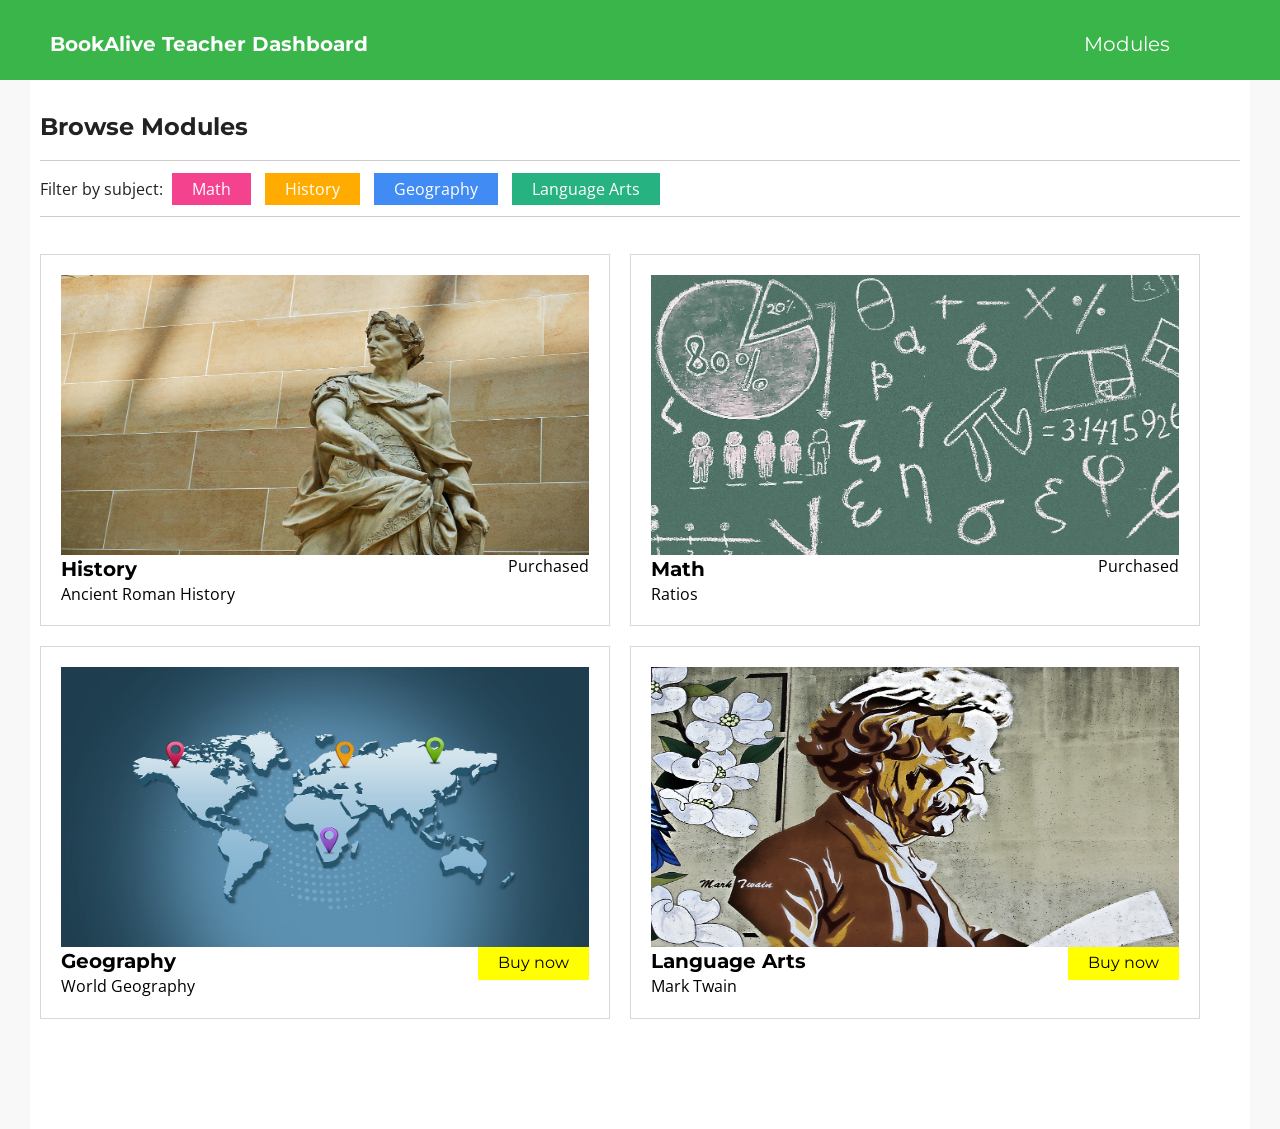
<file: public/browse.html>
<!doctype html>
<html class="no-js" lang="">

<head>
  <meta charset="utf-8">
  <title>BookAlive Teacher Dashboard | Browse Modules</title>
  <meta name="description" content="">
  <meta name="viewport" content="width=device-width, initial-scale=1">

  <link rel="apple-touch-icon" href="icon.png">
  <!-- Place favicon.ico in the root directory -->

  <link rel="stylesheet" href="css/normalize.css">
  <link rel="stylesheet" href="css/main.css">

  <meta name="theme-color" content="#fafafa">

  <link href="https://fonts.googleapis.com/css?family=Montserrat|Open+Sans" rel="stylesheet">

</head>

<body>
  <!--[if lte IE 9]>
    <p class="browserupgrade">You are using an <strong>outdated</strong> browser. Please <a href="https://browsehappy.com/">upgrade your browser</a> to improve your experience and security.</p>
  <![endif]-->

  <!-- Add your site or application content here -->
  <div id="header">
    <div class="container">
      <h1><a href="index.html">BookAlive Teacher Dashboard</a></h1>
      <div class="nav">
        <div class="dropdown">
          <div class="dropbtn">Modules</div>
          <div class="dropdown-content">
            <a href="printouts.html">Download printouts</a>
            <a href="#">Customize modules</a>
            <a href="#">Browse modules</a>
          </div>
        </div>
      </div>
    </div>
  </div>

  <div class="container">
    <div id="modules">
      <div class="container"></div>
      <h2>Browse Modules</h2>
      <hr>
      <p>Filter by subject:
        <span class="subject">Math</span>
        <span class="subject">History</span>
        <span class="subject">Geography</span>
        <span class="subject">Language Arts</span>
      </p>
      <hr>

      <div class="module">
        <img src="printouts/caesar.jpg" class="module-pic">
        <div class="text">
          <p><strong>History</strong></p>
          <p>Ancient Roman History</p>
        </div>
        <div class="options">
            <p class="purchased">Purchased</p>
        </div>
      </div>

      <div class="module">
        <img src="printouts/ratios.jpg" class="module-pic">
        <div class="text">
          <p><strong>Math</strong></p>
          <p>Ratios</p>
        </div>
        <div class="options">
            <p class="purchased">Purchased</p>
        </div>
        </div>

      <div class="module">
        <img src="img/modules/geography.jpg" class="module-pic">
        <div class="text">
          <p><strong>Geography</strong></p>
          <p>World Geography</p>
        </div>
        <div class="options">
            <p class="buy">Buy now</p>
        </div>
      </div>

      <div class="module">
        <img src="img/modules/literature.jpg" class="module-pic">
        <div class="text">
          <p><strong>Language Arts</strong></p>
          <p>Mark Twain</p>
        </div>
        <div class="options">
            <p class="buy">Buy now</p>
        </div>
      </div>

    </div>
  </div>


  <script src="https://code.jquery.com/jquery-3.3.1.min.js" integrity="sha256-FgpCb/KJQlLNfOu91ta32o/NMZxltwRo8QtmkMRdAu8=" crossorigin="anonymous"></script>
  <script src="https://d3js.org/d3.v5.min.js"></script>

</html>
</file>
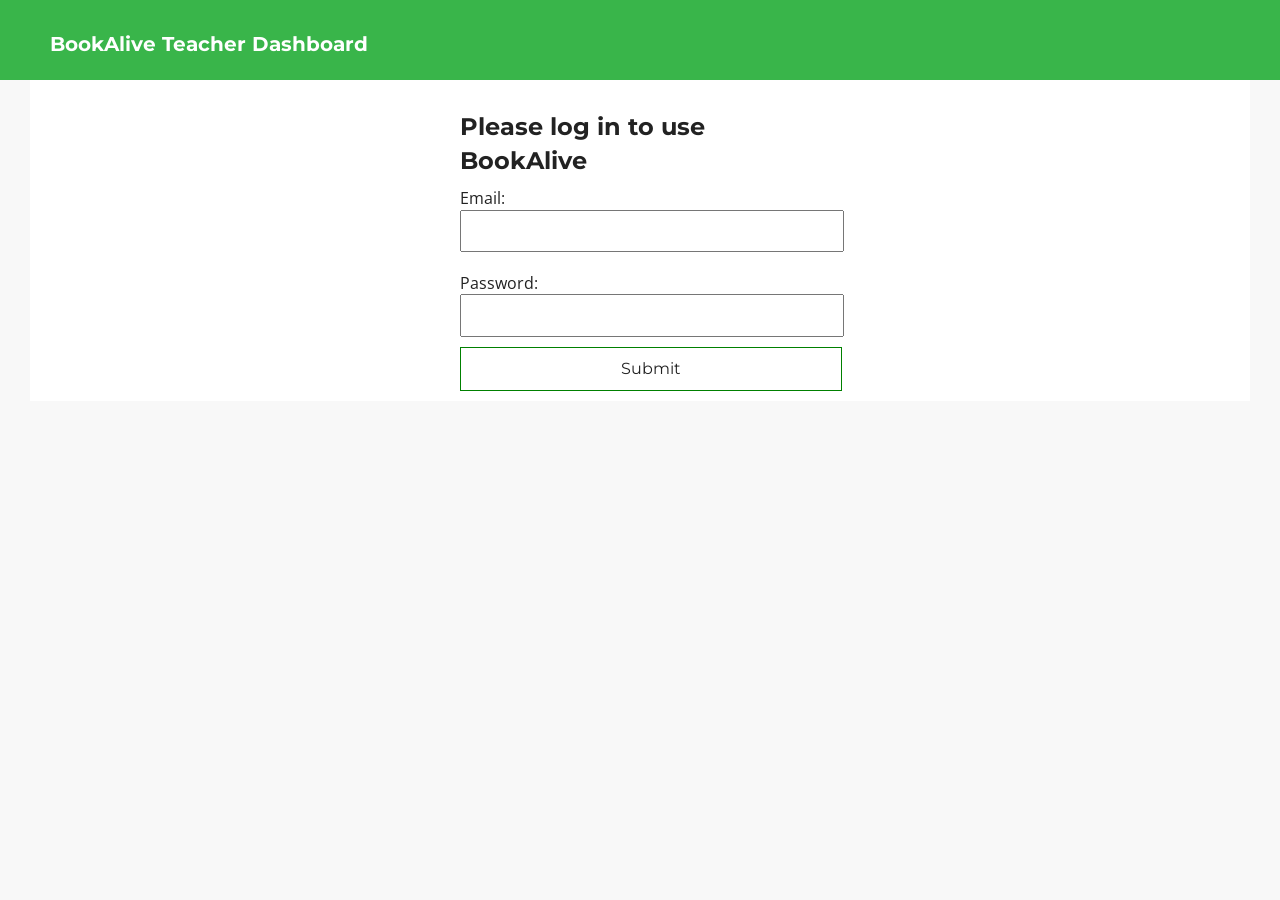
<file: public/login.html>
<!doctype html>
<html class="no-js" lang="">

<head>
  <meta charset="utf-8">
  <title>BookAlive Teacher Dashboard</title>
  <meta name="description" content="">
  <meta name="viewport" content="width=device-width, initial-scale=1">

  <link rel="apple-touch-icon" href="icon.png">
  <!-- Place favicon.ico in the root directory -->

  <link rel="stylesheet" href="css/normalize.css">
  <link rel="stylesheet" href="css/main.css">

  <meta name="theme-color" content="#fafafa">

  <link href="https://fonts.googleapis.com/css?family=Montserrat|Open+Sans" rel="stylesheet">

</head>

<body>
  <!--[if lte IE 9]>
    <p class="browserupgrade">You are using an <strong>outdated</strong> browser. Please <a href="https://browsehappy.com/">upgrade your browser</a> to improve your experience and security.</p>
  <![endif]-->

  <!-- Add your site or application content here -->
  <div id="header">
    <div class="container">
      <h1>BookAlive Teacher Dashboard</h1>
    </div>
  </div>

  <div class="container">
    <div id="login">
      <div class="container"></div>
      <h2>Please log in to use BookAlive</h2>
      <p>Email:</p>
      <input type="text">
      <p>Password:</p>
      <input type="password">
      <div class="button" onclick="redirect()">Submit</div>
    </div>
  </div>


  <script src="https://code.jquery.com/jquery-3.3.1.min.js" integrity="sha256-FgpCb/KJQlLNfOu91ta32o/NMZxltwRo8QtmkMRdAu8=" crossorigin="anonymous"></script>
  <script>
    function redirect() {
      window.location.href = "index.html";
    }
  </script>





</html>
</file>
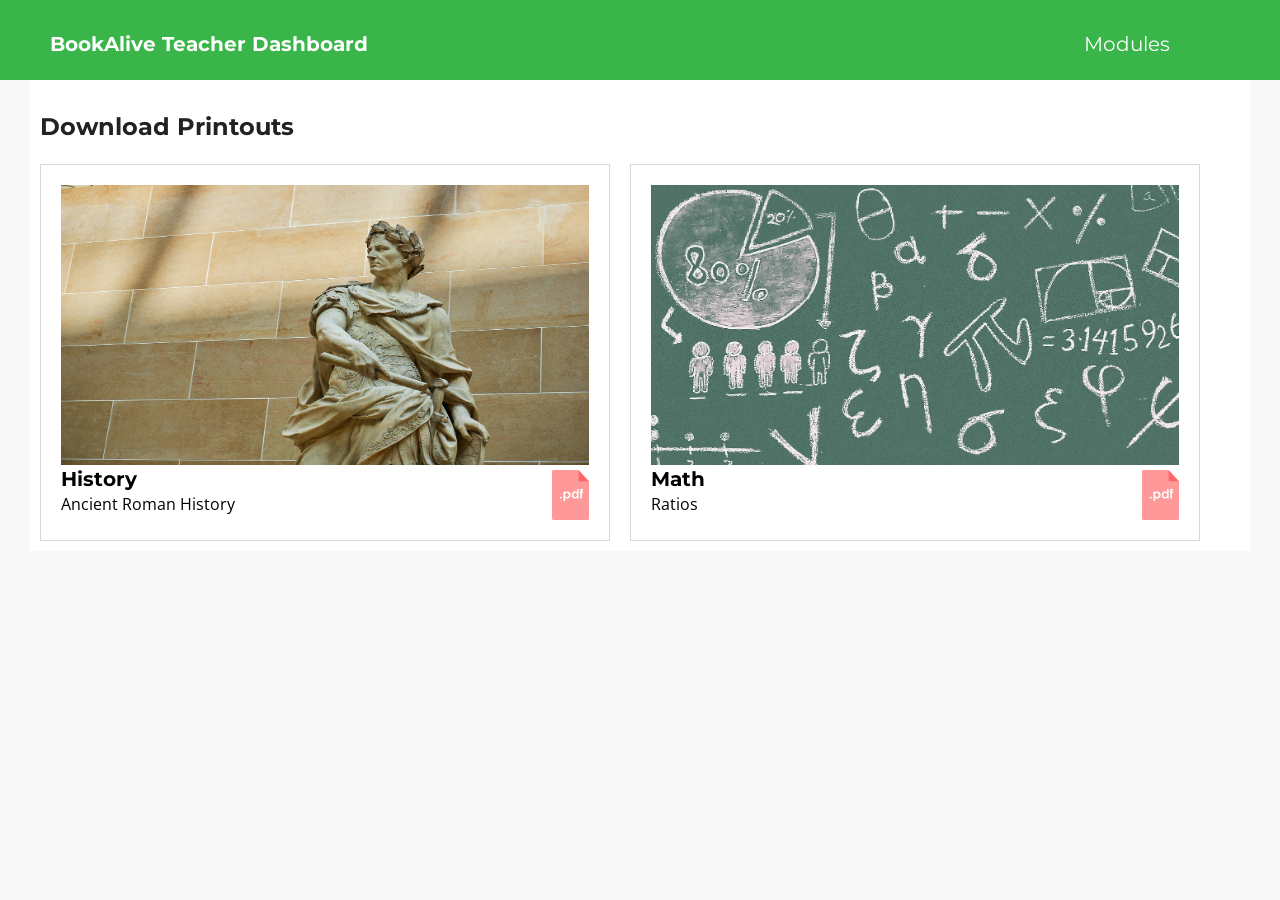
<file: public/printouts.html>
<!doctype html>
<html class="no-js" lang="">

<head>
  <meta charset="utf-8">
  <title>BookAlive Teacher Dashboard</title>
  <meta name="description" content="">
  <meta name="viewport" content="width=device-width, initial-scale=1">

  <link rel="apple-touch-icon" href="icon.png">
  <!-- Place favicon.ico in the root directory -->

  <link rel="stylesheet" href="css/normalize.css">
  <link rel="stylesheet" href="css/main.css">

  <meta name="theme-color" content="#fafafa">

  <link href="https://fonts.googleapis.com/css?family=Montserrat|Open+Sans" rel="stylesheet">

</head>

<body>
  <!--[if lte IE 9]>
    <p class="browserupgrade">You are using an <strong>outdated</strong> browser. Please <a href="https://browsehappy.com/">upgrade your browser</a> to improve your experience and security.</p>
  <![endif]-->

  <!-- Add your site or application content here -->
  <div id="header">
    <div class="container">
      <h1><a href="index.html">BookAlive Teacher Dashboard</a></h1>
      <div class="nav">
        <div class="dropdown">
          <div class="dropbtn">Modules</div>
          <div class="dropdown-content">
            <a href="printouts.html">Download printouts</a>
            <a href="#" onclick="alert('This feature is coming soon!')">Customize modules</a>
            <a href="browse.html">Browse modules</a>
          </div>
        </div>
      </div>
    </div>
  </div>

  <div class="container">
    <div id="printouts">
      <div class="container"></div>
      <h2>Download Printouts</h2>

      <a href="printouts/history.pdf" target="_blank">
      <div class="module">
        <img src="printouts/caesar.jpg" class="module-pic">
        <div class="text">
          <p><strong>History</strong></p>
          <p>Ancient Roman History</p>
        </div>
          <img src="printouts/pdf.png" class="pdf-icon">
      </div>
      </a>

      <a href="printouts/math.pdf" target="_blank">
      <div class="module">
        <img src="printouts/ratios.jpg" class="module-pic">
        <div class="text">
          <p><strong>Math</strong></p>
          <p>Ratios</p>
        </div>
          <img src="printouts/pdf.png" class="pdf-icon">
      </div>
      </a>

    </div>
  </div>


  <script src="https://code.jquery.com/jquery-3.3.1.min.js" integrity="sha256-FgpCb/KJQlLNfOu91ta32o/NMZxltwRo8QtmkMRdAu8=" crossorigin="anonymous"></script>
  <script src="https://d3js.org/d3.v5.min.js"></script>






</html>
</file>
<file: public/css/main.css>
/*! HTML5 Boilerplate v7.0.1 | MIT License | https://html5boilerplate.com/ */

/* main.css 1.0.0 | MIT License | https://github.com/h5bp/main.css#readme */
/*
 * What follows is the result of much research on cross-browser styling.
 * Credit left inline and big thanks to Nicolas Gallagher, Jonathan Neal,
 * Kroc Camen, and the H5BP dev community and team.
 */


/* ==========================================================================
   Base styles: opinionated defaults
   ========================================================================== */

   html {
    color: #222;
    font-size: 1em;
    line-height: 1.4;
}

/*
 * Remove text-shadow in selection highlight:
 * https://twitter.com/miketaylr/status/12228805301
 *
 * Vendor-prefixed and regular ::selection selectors cannot be combined:
 * https://stackoverflow.com/a/16982510/7133471
 *
 * Customize the background color to match your design.
 */

::selection {
    background: #b3d4fc;
    text-shadow: none;
}

/*
 * A better looking default horizontal rule
 */

hr {
    display: block;
    height: 1px;
    border: 0;
    border-top: 1px solid #ccc;
    margin: 1em 0;
    padding: 0;
}

/*
 * Remove the gap between audio, canvas, iframes,
 * images, videos and the bottom of their containers:
 * https://github.com/h5bp/html5-boilerplate/issues/440
 */

audio,
canvas,
iframe,
img,
svg,
video {
    vertical-align: middle;
}

/*
 * Remove default fieldset styles.
 */

fieldset {
    border: 0;
    margin: 0;
    padding: 0;
}

/*
 * Allow only vertical resizing of textareas.
 */

textarea {
    resize: vertical;
}

/* ==========================================================================
   Browser Upgrade Prompt
   ========================================================================== */

.browserupgrade {
    margin: 0.2em 0;
    background: #ccc;
    color: #000;
    padding: 0.2em 0;
}




 /* ==========================================================================
   Author's custom styles
   ========================================================================== */

h1, h2, h3, h4, h5, h6 {
  font-family: "Montserrat";
  margin: 0;
}

p {
  font-family: "Open Sans";
  margin: 0;
}

.container {
  margin: 0px auto;
  min-width: 850px;
  max-width: 1200px;
  padding: 10px;
  overflow: hidden;
}

#header .container {
  background-color: #39b54a;
}

#header {
  background-color: #39b54a;
  padding: 10px;
}

#header h1 {
  margin: 0;
  font-size: 20px;
  color: #fff;
  padding: 10px;
}

.studentInfo {
  width: 350px;
  float: left;
  padding: 10px;
  border: 1px solid #d8d8d8;
  margin: 10px 10px 0px 0px;
}

.studentInfo:hover {
  background-color: #f8f8f8;
  cursor:pointer;
}

.studentInfo img {
  height: 200px;
  float: left;
}

.studentInfo p {
  margin-left: 210px;
  margin-bottom: 10px;
  margin-top: 0;
}

.info-button {
    padding: 5px;
    border-radius: 4px;
    background-color: lightblue;
    width: 120px;
    float: left;
    margin-top: 10px;
    margin-left: 10px;
}

.info-button p {
    margin: 0;
}

.info-button:hover {
    background-color: #42d4f4;
}

.options {
    float: right;
}

.options p.buy {
    background-color: yellow;
    font-family: "Montserrat";
    padding: 5px 20px;
}

/* ---------- Stats Page ---------- */

#stats {
  display: none;
  width: 100%;
}

#back {
  float: right;
  margin-right: 80px;
  margin-top: -30px;
  text-decoration: underline;
  cursor: pointer;
}

.line {
    fill: none;
    stroke-width: 3;
}

.overlay {
  fill: none;
  pointer-events: all;
}

/* Style the dots by assigning a fill and stroke */
.dot {
    stroke: #fff;
    cursor: pointer;
}

  .focus circle {
  fill: none;
  stroke: steelblue;
}

.subject {
    padding: 5px 20px;
    margin: 5px;
    color: #fff;
    cursor: pointer;
}
.subject:nth-of-type(1) {
    background-color: #f4428f;
}

.subject:nth-of-type(2) {
    background-color: #ffab00;
}

.subject:nth-of-type(3) {
    background-color: #418cf4;
}

.subject:nth-of-type(4) {
    background-color: #27b281;
}

.no-data {
    margin-top: 50px;
    font-size: 40px;
    color: #999;
}

#modules {
    margin-bottom: 100px;
    overflow: hidden;
}

body {
    background-color: #f8f8f8;
}

.container {
    background-color: #fff;
}

/* ---------- DROPDOWN MENU ---------- */
#header {
    height: 60px;
}
#header .container {
    overflow: visible;
}

#header h1 {
    float: left;
}

#header h1 a {
    text-decoration: none;
    color: #fff;
}

.nav {
    float: right;
}
/* Dropdown Button */
.dropbtn {
  color: white;
  font-size: 20px;
    margin-right: 60px;
    padding: 10px;
    font-family: "Montserrat";
  border: none;
}

/* The container <div> - needed to position the dropdown content */
.dropdown {
  position: relative;
  display: inline-block;
}

/* Dropdown Content (Hidden by Default) */
.dropdown-content {
  display: none;
  position: absolute;
  background-color: #f1f1f1;
  min-width: 200px;
  box-shadow: 0px 8px 16px 0px rgba(0,0,0,0.2);
  z-index: 1;
  font-family: "Open Sans";
}

/* Links inside the dropdown */
.dropdown-content a {
  color: black;
  padding: 12px 16px;
  text-decoration: none;
  display: block;
}

/* Change color of dropdown links on hover */
.dropdown-content a:hover {background-color: #ddd;}

/* Show the dropdown menu on hover */
.dropdown:hover .dropdown-content {display: block;}

/* Change the background color of the dropdown button when the dropdown content is shown */
.dropdown:hover .dropbtn {background-color: #3e8e41;}

/* ----------- LOGIN --------- */

#login {
    width: 30%;
    margin: 0 auto;
}

#login p {
    margin-top: 10px;
    margin-bottom: -10px;
}

#login input {
    margin: 10px 0;
    padding: 10px;
    font-family: "Open Sans";
    width: 100%;
}

.button {
    font-family: "Montserrat";
    border: 1px solid green;
    padding: 10px;
    width: 100%;
    text-align: center;
    cursor: pointer;
}

/************ MODULES *****************/

.module {
    margin-top: 20px;
    width: 44%;
    float: left;
    margin-right: 20px;
    border: 1px solid #d8d8d8;
    padding: 20px;
    color: #000;
}

.module .text {
    float: left;
}

.module p strong {
    font-family: "Montserrat";
    font-size: 20px;
}

.module img.module-pic {
    width: 100%;
    max-height: 280px;
    display: block;
}

.module img.pdf-icon {
    height: 50px;
    float: right;
    margin-top: 5px;
}



 /* ==========================================================================
   Helper classes
   ========================================================================== */

/*
 * Hide visually and from screen readers
 */

 .hidden {
  display: none !important;
}

/*
* Hide only visually, but have it available for screen readers:
* https://snook.ca/archives/html_and_css/hiding-content-for-accessibility
*
* 1. For long content, line feeds are not interpreted as spaces and small width
*    causes content to wrap 1 word per line:
*    https://medium.com/@jessebeach/beware-smushed-off-screen-accessible-text-5952a4c2cbfe
*/

.visuallyhidden {
  border: 0;
  clip: rect(0 0 0 0);
  height: 1px;
  margin: -1px;
  overflow: hidden;
  padding: 0;
  position: absolute;
  width: 1px;
  white-space: nowrap; /* 1 */
}

/*
* Extends the .visuallyhidden class to allow the element
* to be focusable when navigated to via the keyboard:
* https://www.drupal.org/node/897638
*/

.visuallyhidden.focusable:active,
.visuallyhidden.focusable:focus {
  clip: auto;
  height: auto;
  margin: 0;
  overflow: visible;
  position: static;
  width: auto;
  white-space: inherit;
}

/*
* Hide visually and from screen readers, but maintain layout
*/

.invisible {
  visibility: hidden;
}

/*
* Clearfix: contain floats
*
* For modern browsers
* 1. The space content is one way to avoid an Opera bug when the
*    `contenteditable` attribute is included anywhere else in the document.
*    Otherwise it causes space to appear at the top and bottom of elements
*    that receive the `clearfix` class.
* 2. The use of `table` rather than `block` is only necessary if using
*    `:before` to contain the top-margins of child elements.
*/

.clearfix:before,
.clearfix:after {
  content: " "; /* 1 */
  display: table; /* 2 */
}

.clearfix:after {
  clear: both;
}


/* ==========================================================================
   EXAMPLE Media Queries for Responsive Design.
   These examples override the primary ('mobile first') styles.
   Modify as content requires.
   ========================================================================== */

   @media only screen and (min-width: 35em) {
    /* Style adjustments for viewports that meet the condition */
}

@media print,
       (-webkit-min-device-pixel-ratio: 1.25),
       (min-resolution: 1.25dppx),
       (min-resolution: 120dpi) {
    /* Style adjustments for high resolution devices */
}


/* ==========================================================================
   Print styles.
   Inlined to avoid the additional HTTP request:
   https://www.phpied.com/delay-loading-your-print-css/
   ========================================================================== */

   @media print {
    *,
    *:before,
    *:after {
        background: transparent !important;
        color: #000 !important; /* Black prints faster */
        -webkit-box-shadow: none !important;
        box-shadow: none !important;
        text-shadow: none !important;
    }

    a,
    a:visited {
        text-decoration: underline;
    }

    a[href]:after {
        content: " (" attr(href) ")";
    }

    abbr[title]:after {
        content: " (" attr(title) ")";
    }

    /*
     * Don't show links that are fragment identifiers,
     * or use the `javascript:` pseudo protocol
     */

    a[href^="#"]:after,
    a[href^="javascript:"]:after {
        content: "";
    }

    pre {
        white-space: pre-wrap !important;
    }
    pre,
    blockquote {
        border: 1px solid #999;
        page-break-inside: avoid;
    }

    /*
     * Printing Tables:
     * http://css-discuss.incutio.com/wiki/Printing_Tables
     */

    thead {
        display: table-header-group;
    }

    tr,
    img {
        page-break-inside: avoid;
    }

    p,
    h2,
    h3 {
        orphans: 3;
        widows: 3;
    }

    h2,
    h3 {
        page-break-after: avoid;
    }
}
</file>
